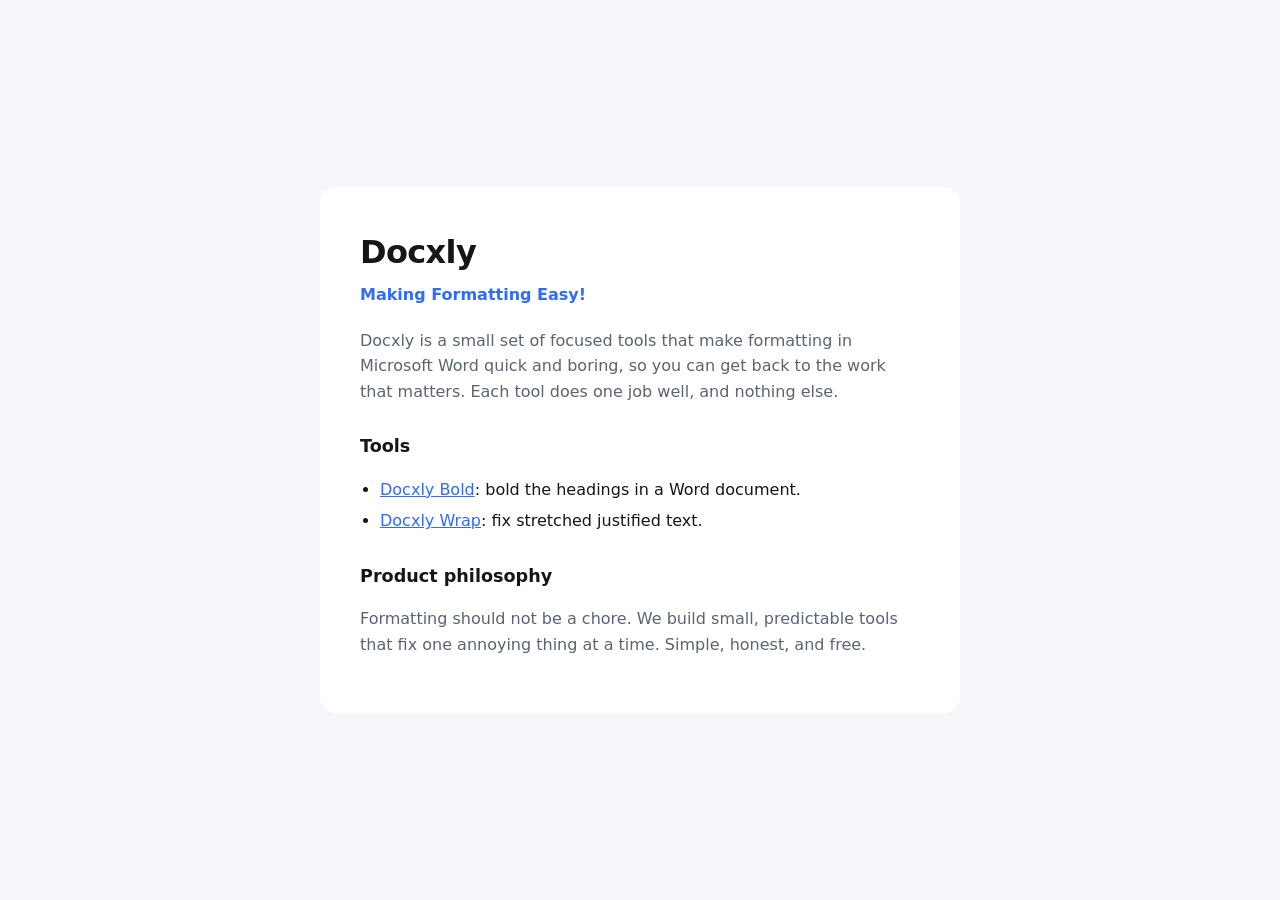
<file: index.html>
<!DOCTYPE html>
<html lang="en">

<head>
    <meta charset="utf-8" />
    <meta name="viewport" content="width=device-width, initial-scale=1.0" />
    <title>Docxly - Making Formatting Easy!</title>
    <meta name="description" content="Docxly is a small set of focused tools that make formatting in Microsoft Word easy. Docxly Bold and Docxly Wrap." />
    <link rel="icon" href="icon-192.png" />
    <style>
        :root { color-scheme: light dark; --bg: #0f1115; --card: #171a21; --text: #e8eaf0; --muted: #9aa2b1; --accent: #4f8cff; }
        @media (prefers-color-scheme: light) { :root { --bg: #f6f7fb; --card: #fff; --text: #14161a; --muted: #5b6472; --accent: #2f6bff; } }
        * { box-sizing: border-box; }
        body { margin: 0; min-height: 100vh; display: grid; place-items: center; background: var(--bg); color: var(--text); font-family: system-ui, -apple-system, "Segoe UI", Roboto, sans-serif; line-height: 1.6; padding: 24px; }
        main { max-width: 640px; background: var(--card); border-radius: 16px; padding: 40px; }
        h1 { margin: 0 0 4px; font-size: 2rem; letter-spacing: -0.02em; }
        .tagline { margin: 0 0 20px; color: var(--accent); font-weight: 700; }
        p { color: var(--muted); }
        h2 { font-size: 1.1rem; margin: 28px 0 8px; }
        ul { padding-left: 20px; }
        li { color: var(--text); margin: 6px 0; }
        a { color: var(--accent); }
    </style>
</head>

<body>
    <main>
        <h1>Docxly</h1>
        <p class="tagline">Making Formatting Easy!</p>
        <p>Docxly is a small set of focused tools that make formatting in Microsoft Word quick and boring, so you can get
            back to the work that matters. Each tool does one job well, and nothing else.</p>

        <h2>Tools</h2>
        <ul>
            <li><a href="https://siliconmystic.com/docxly/docxly-bold/">Docxly Bold</a>: bold the headings in a Word
                document.</li>
            <li><a href="https://siliconmystic.com/docxly/wrap-fix-justified-text/">Docxly Wrap</a>: fix stretched
                justified text.</li>
        </ul>

        <h2>Product philosophy</h2>
        <p>Formatting should not be a chore. We build small, predictable tools that fix one annoying thing at a time.
            Simple, honest, and free.</p>
    </main>
</body>

</html>
</file>
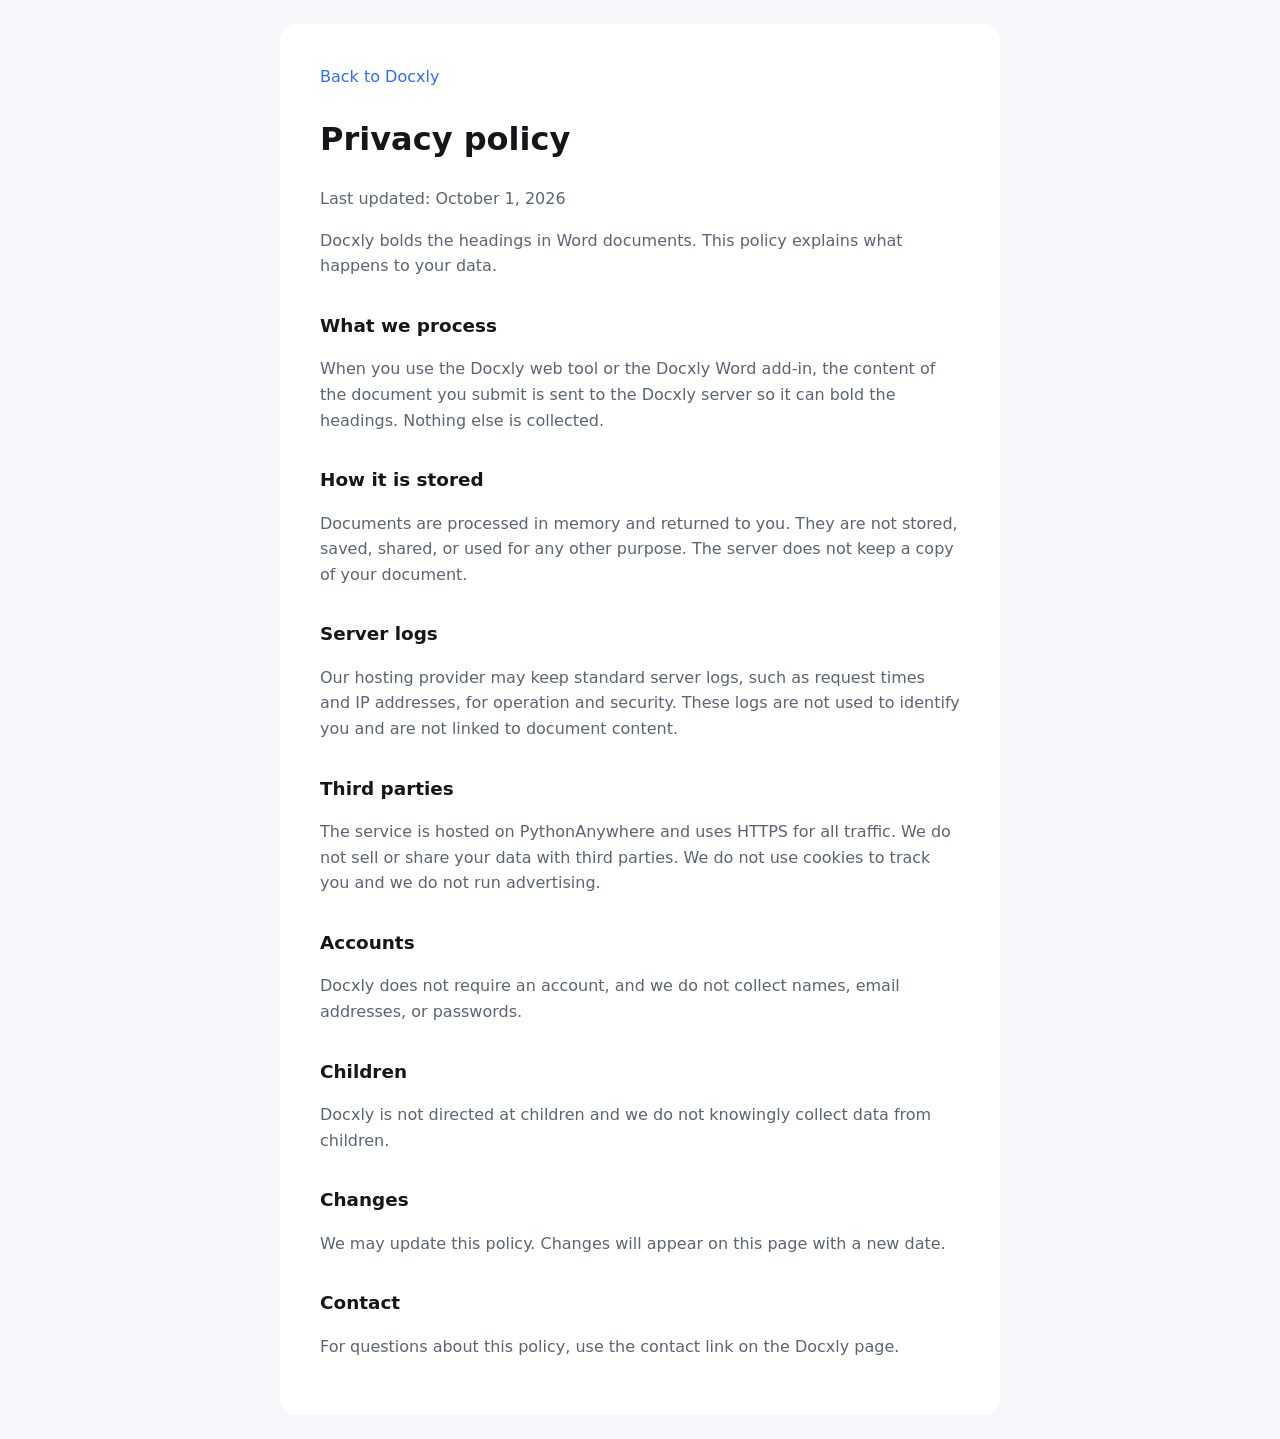
<file: privacy.html>
<!DOCTYPE html>
<html lang="en">

<head>
    <meta charset="utf-8" />
    <meta name="viewport" content="width=device-width, initial-scale=1.0" />
    <title>Docxly privacy policy</title>
    <style>
        :root { color-scheme: light dark; --bg: #0f1115; --card: #171a21; --text: #e8eaf0; --muted: #9aa2b1; --accent: #4f8cff; }
        @media (prefers-color-scheme: light) { :root { --bg: #f6f7fb; --card: #fff; --text: #14161a; --muted: #5b6472; --accent: #2f6bff; } }
        * { box-sizing: border-box; }
        body { margin: 0; background: var(--bg); color: var(--text); font-family: system-ui, -apple-system, "Segoe UI", Roboto, sans-serif; line-height: 1.6; padding: 24px; }
        main { max-width: 720px; margin: 0 auto; background: var(--card); border-radius: 16px; padding: 40px; }
        h1 { margin-top: 0; }
        h2 { margin-top: 32px; font-size: 1.15rem; }
        p, li { color: var(--muted); }
        a { color: var(--accent); }
        .back { display: inline-block; margin-bottom: 24px; text-decoration: none; }
    </style>
</head>

<body>
    <main>
        <a class="back" href="index.html">Back to Docxly</a>
        <h1>Privacy policy</h1>
        <p>Last updated: October 1, 2026</p>

        <p>Docxly bolds the headings in Word documents. This policy explains what happens to your data.</p>

        <h2>What we process</h2>
        <p>When you use the Docxly web tool or the Docxly Word add-in, the content of the document you submit is
            sent to the Docxly server so it can bold the headings. Nothing else is collected.</p>

        <h2>How it is stored</h2>
        <p>Documents are processed in memory and returned to you. They are not stored, saved, shared, or used for any
            other purpose. The server does not keep a copy of your document.</p>

        <h2>Server logs</h2>
        <p>Our hosting provider may keep standard server logs, such as request times and IP addresses, for operation
            and security. These logs are not used to identify you and are not linked to document content.</p>

        <h2>Third parties</h2>
        <p>The service is hosted on PythonAnywhere and uses HTTPS for all traffic. We do not sell or share your data
            with third parties. We do not use cookies to track you and we do not run advertising.</p>

        <h2>Accounts</h2>
        <p>Docxly does not require an account, and we do not collect names, email addresses, or passwords.</p>

        <h2>Children</h2>
        <p>Docxly is not directed at children and we do not knowingly collect data from children.</p>

        <h2>Changes</h2>
        <p>We may update this policy. Changes will appear on this page with a new date.</p>

        <h2>Contact</h2>
        <p>For questions about this policy, use the contact link on the Docxly page.</p>
    </main>
</body>

</html>
</file>
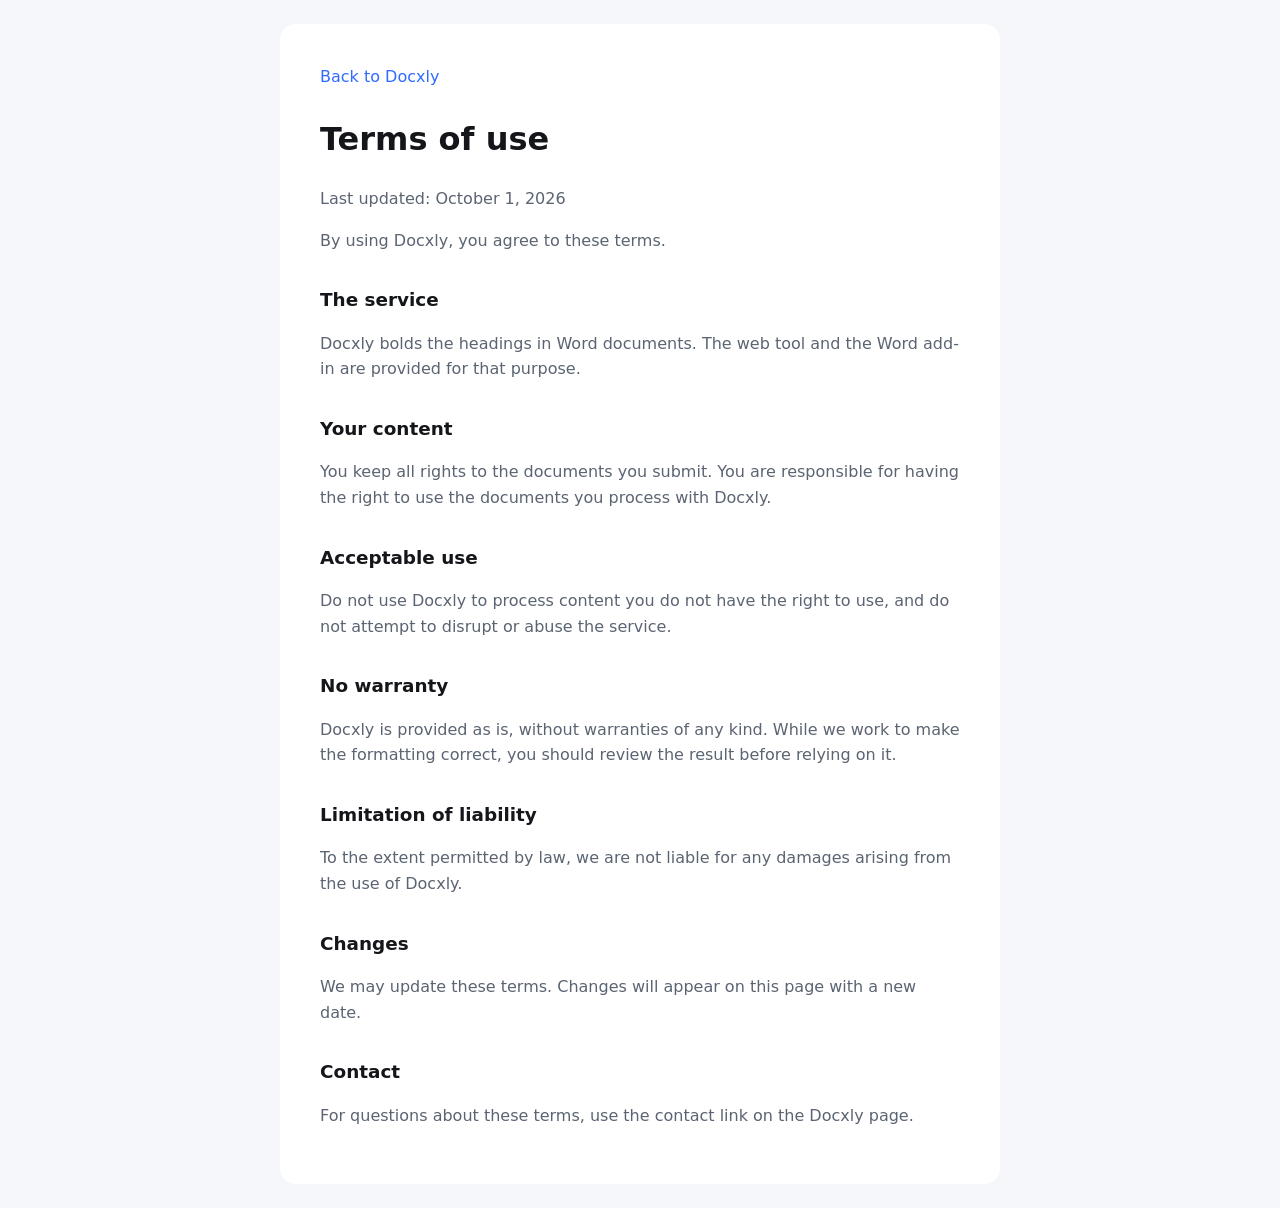
<file: terms.html>
<!DOCTYPE html>
<html lang="en">

<head>
    <meta charset="utf-8" />
    <meta name="viewport" content="width=device-width, initial-scale=1.0" />
    <title>Docxly terms of use</title>
    <style>
        :root { color-scheme: light dark; --bg: #0f1115; --card: #171a21; --text: #e8eaf0; --muted: #9aa2b1; --accent: #4f8cff; }
        @media (prefers-color-scheme: light) { :root { --bg: #f6f7fb; --card: #fff; --text: #14161a; --muted: #5b6472; --accent: #2f6bff; } }
        * { box-sizing: border-box; }
        body { margin: 0; background: var(--bg); color: var(--text); font-family: system-ui, -apple-system, "Segoe UI", Roboto, sans-serif; line-height: 1.6; padding: 24px; }
        main { max-width: 720px; margin: 0 auto; background: var(--card); border-radius: 16px; padding: 40px; }
        h1 { margin-top: 0; }
        h2 { margin-top: 32px; font-size: 1.15rem; }
        p, li { color: var(--muted); }
        a { color: var(--accent); }
        .back { display: inline-block; margin-bottom: 24px; text-decoration: none; }
    </style>
</head>

<body>
    <main>
        <a class="back" href="index.html">Back to Docxly</a>
        <h1>Terms of use</h1>
        <p>Last updated: October 1, 2026</p>

        <p>By using Docxly, you agree to these terms.</p>

        <h2>The service</h2>
        <p>Docxly bolds the headings in Word documents. The web tool and the Word add-in are provided for that
            purpose.</p>

        <h2>Your content</h2>
        <p>You keep all rights to the documents you submit. You are responsible for having the right to use the
            documents you process with Docxly.</p>

        <h2>Acceptable use</h2>
        <p>Do not use Docxly to process content you do not have the right to use, and do not attempt to disrupt or
            abuse the service.</p>

        <h2>No warranty</h2>
        <p>Docxly is provided as is, without warranties of any kind. While we work to make the formatting correct,
            you should review the result before relying on it.</p>

        <h2>Limitation of liability</h2>
        <p>To the extent permitted by law, we are not liable for any damages arising from the use of Docxly.</p>

        <h2>Changes</h2>
        <p>We may update these terms. Changes will appear on this page with a new date.</p>

        <h2>Contact</h2>
        <p>For questions about these terms, use the contact link on the Docxly page.</p>
    </main>
</body>

</html>
</file>
